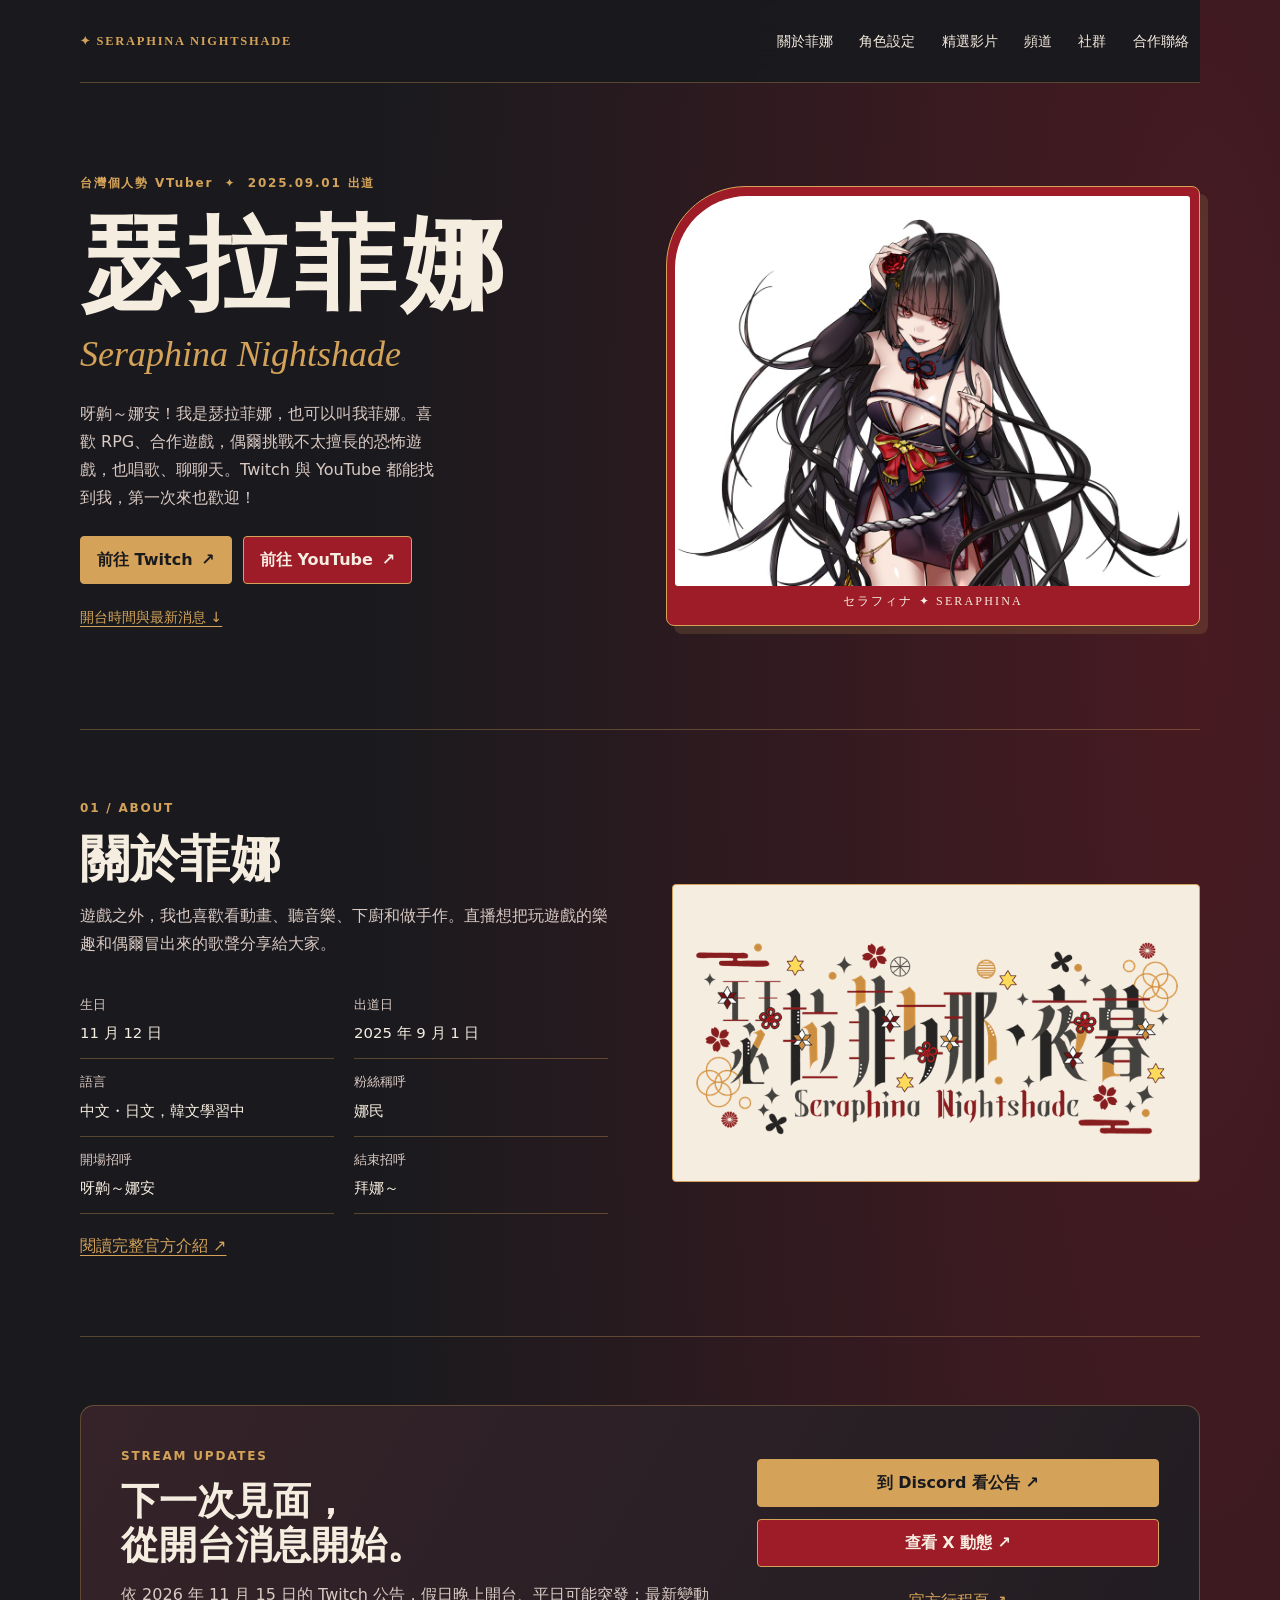
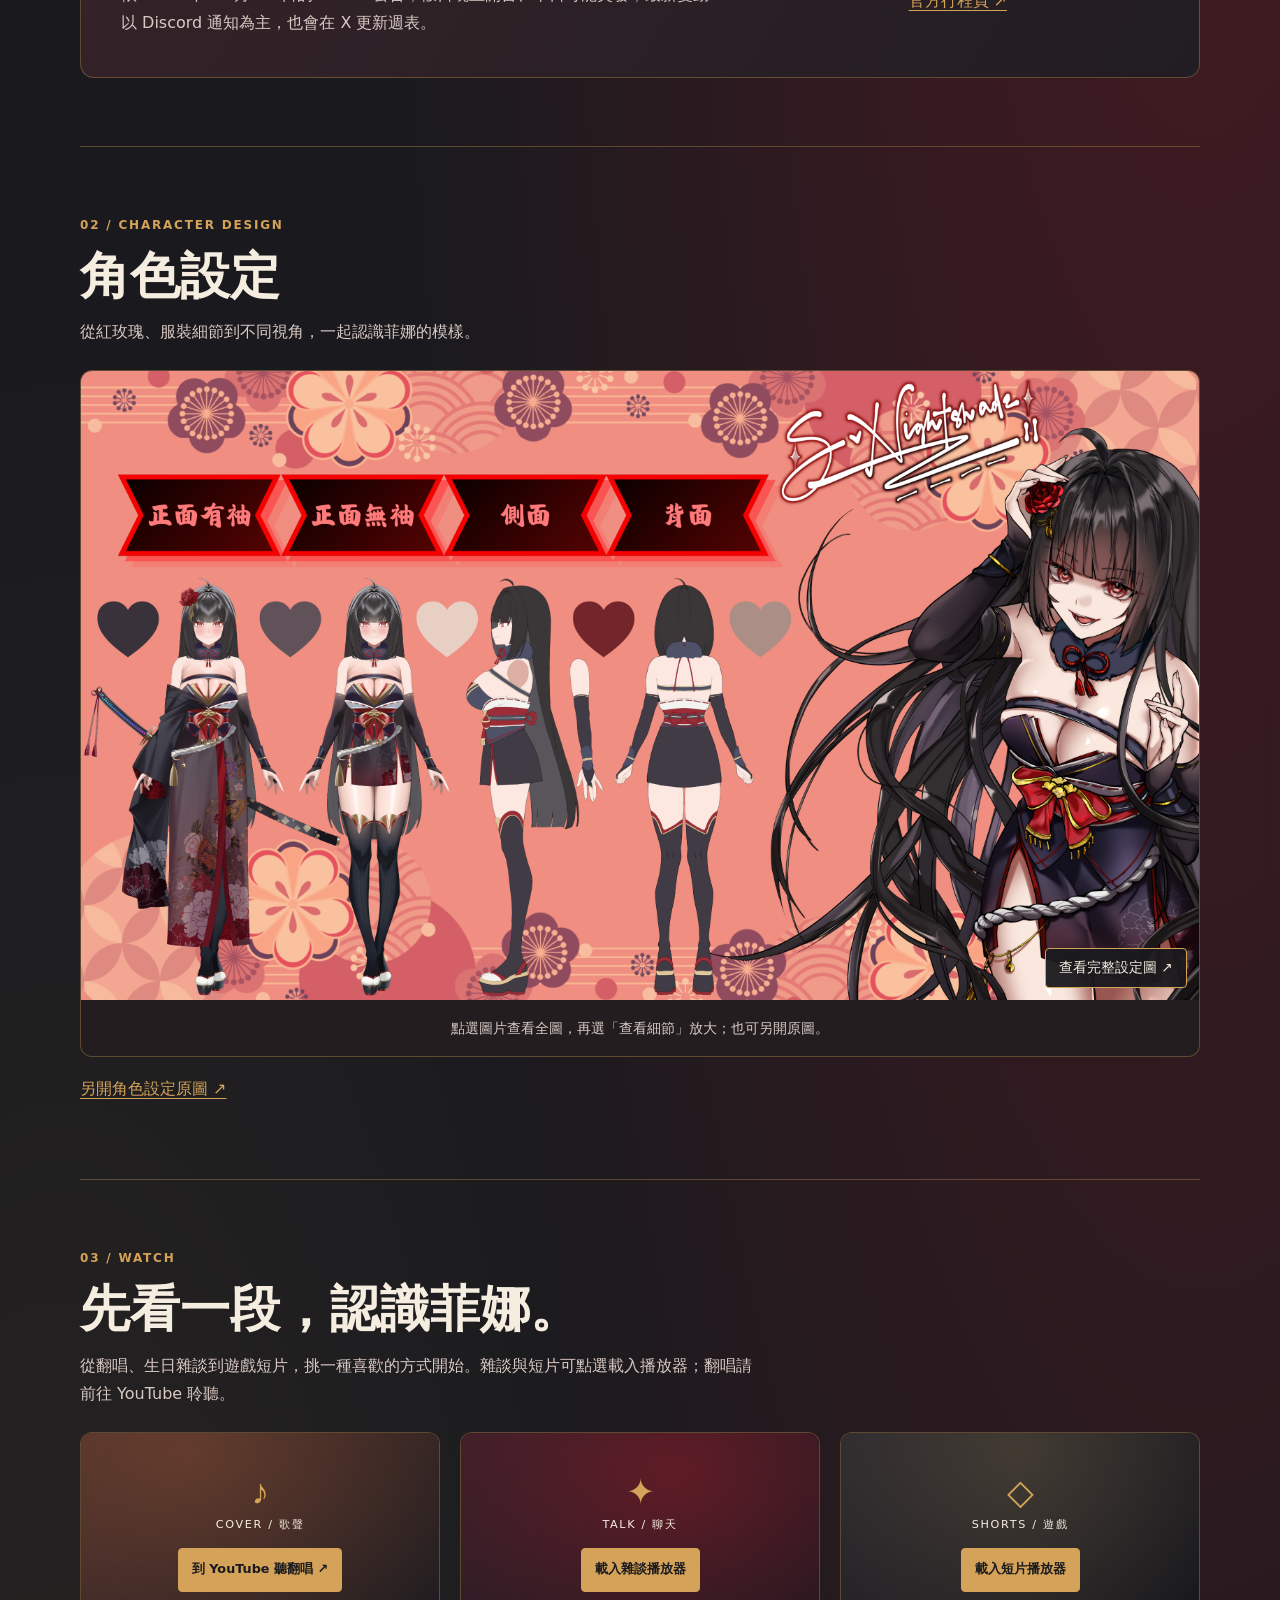
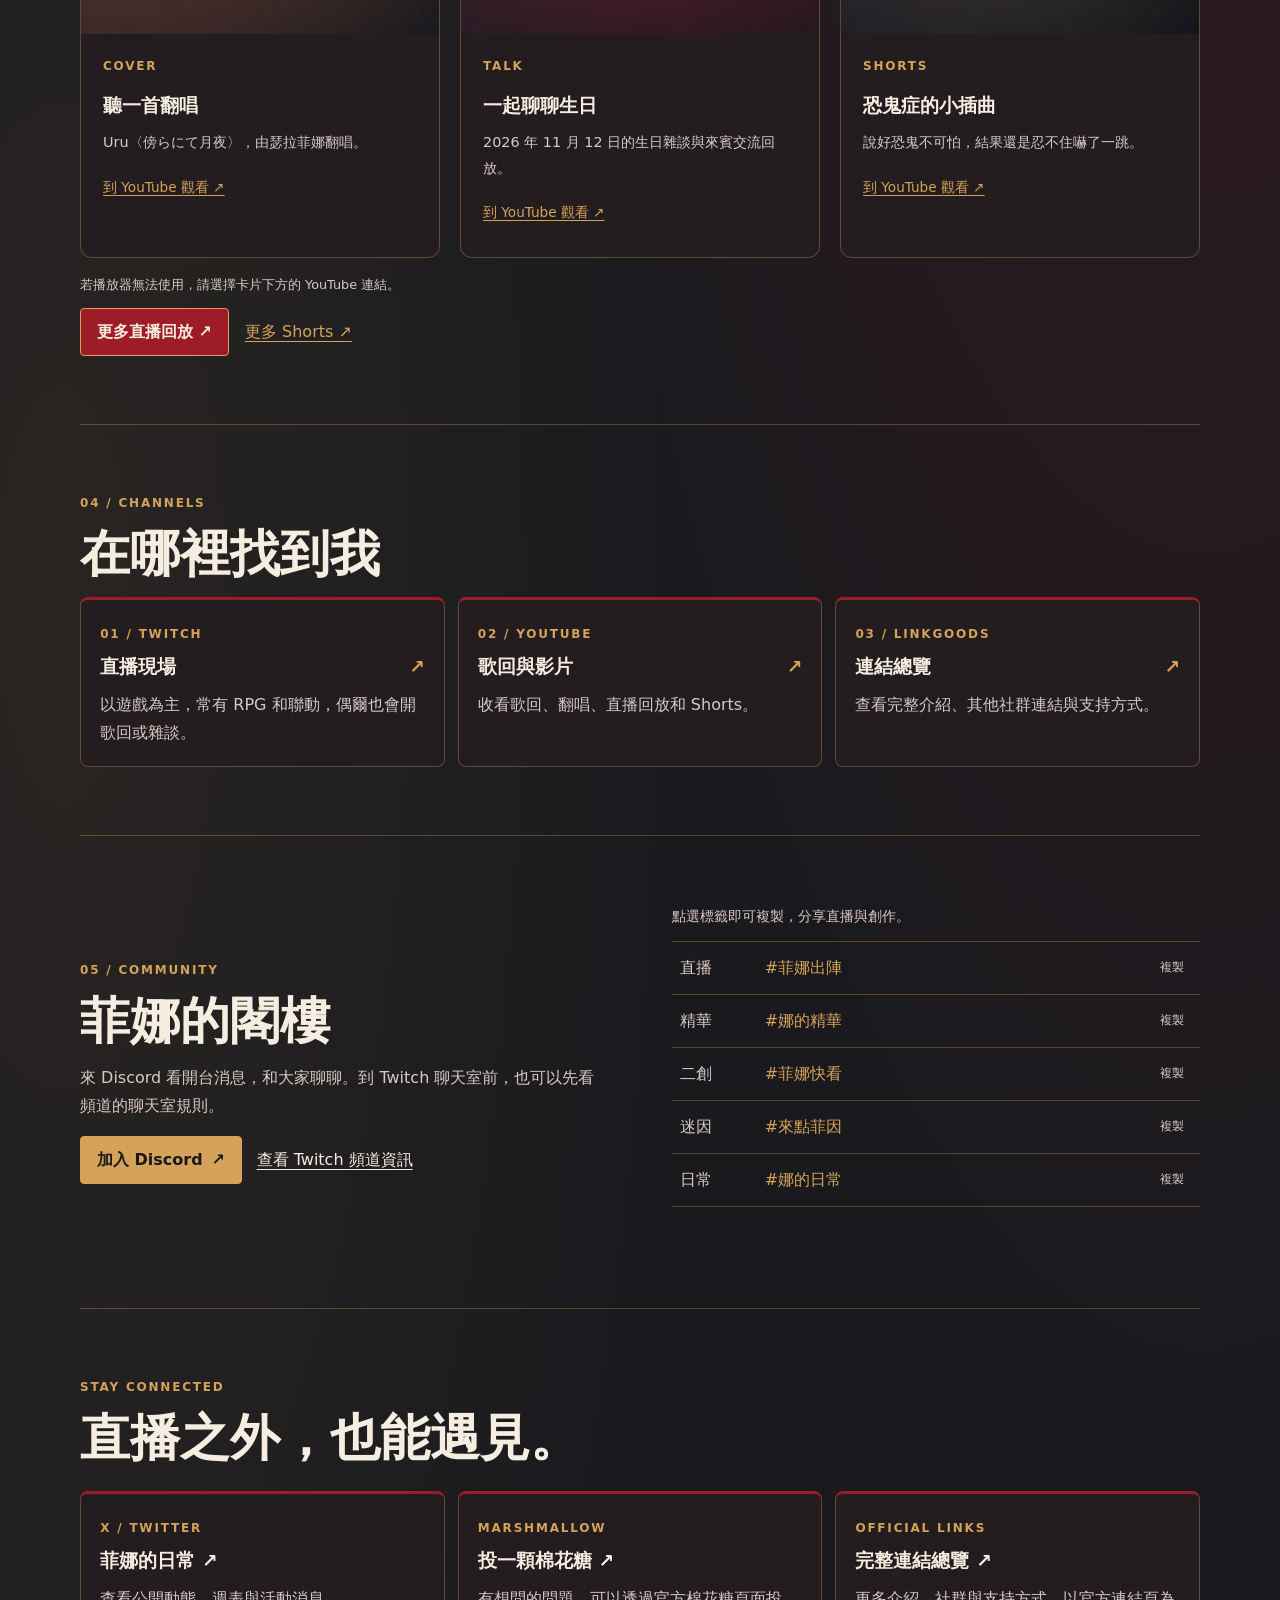
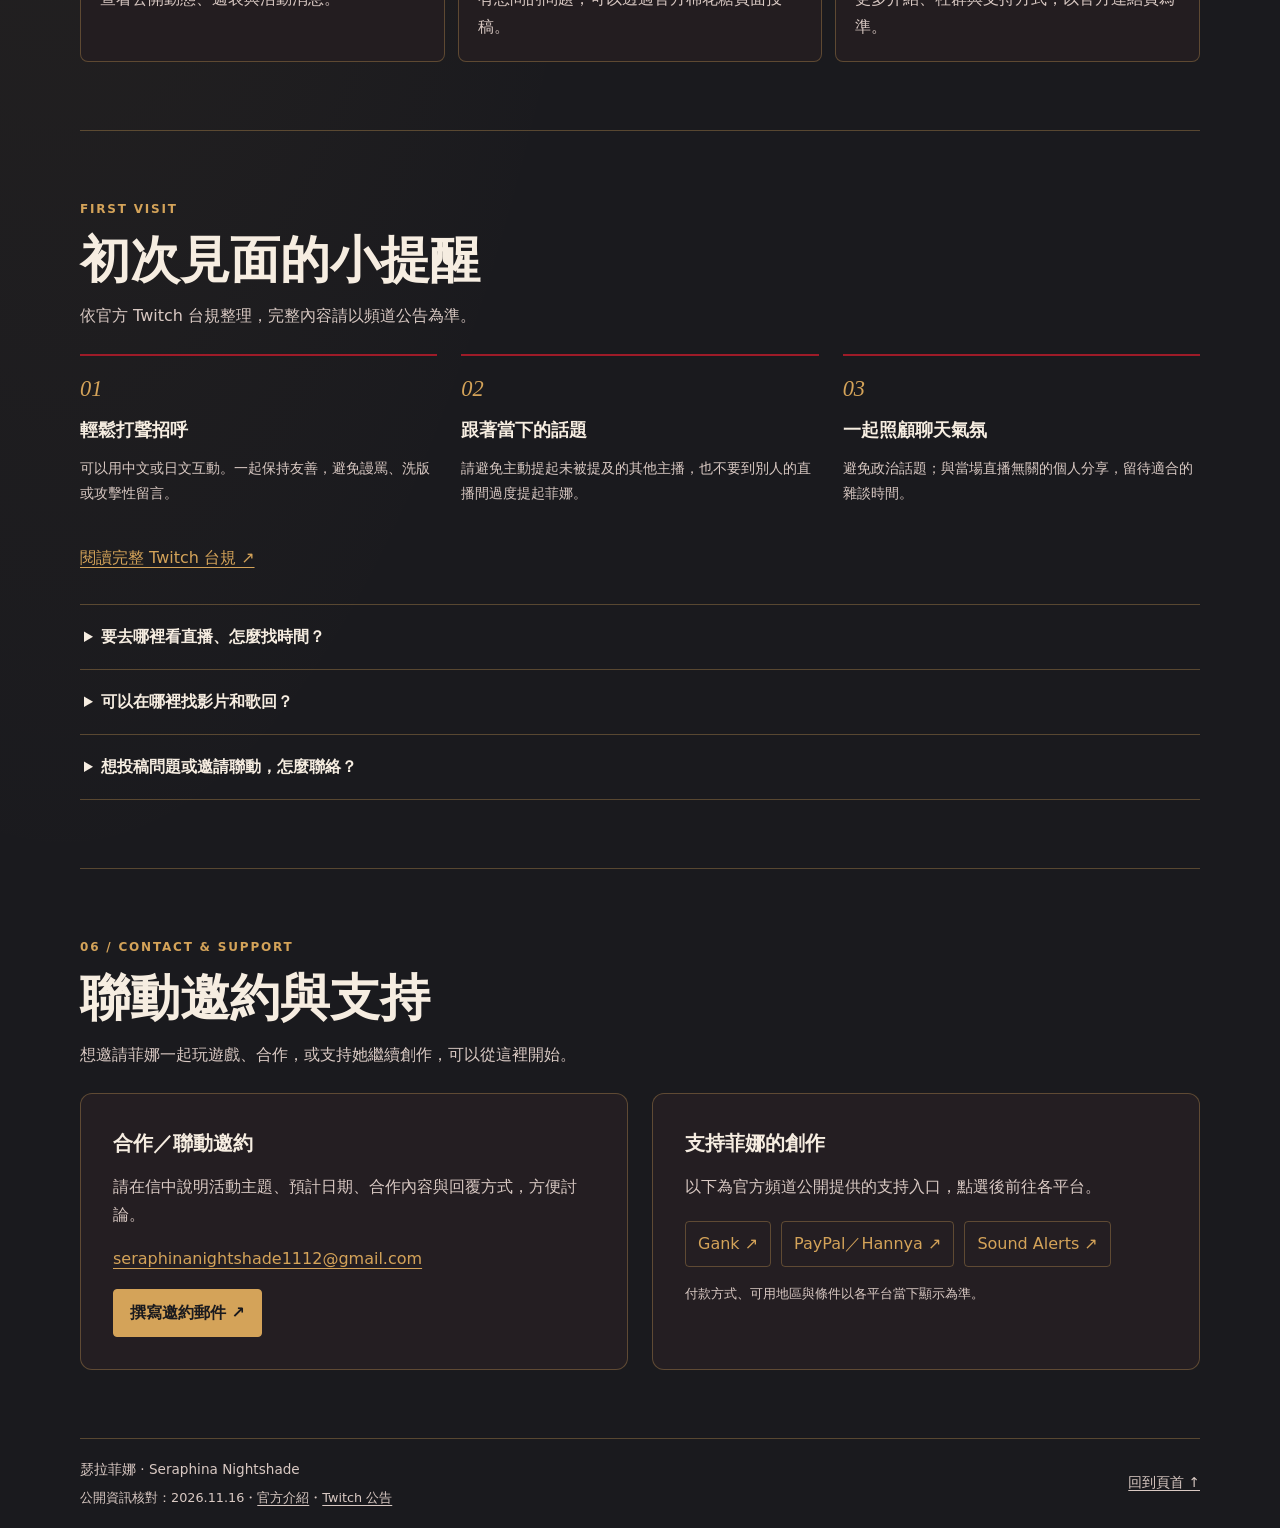
<file: index.html>
<!doctype html>
<html lang="zh-Hant">
<head>
  <meta charset="utf-8">
  <meta name="viewport" content="width=device-width, initial-scale=1">
  <meta name="theme-color" content="#1A1A1E">
  <meta name="description" content="認識台灣個人勢 VTuber 瑟拉菲娜。一起玩 RPG、看聯動遊戲、聽歌聊天，也能加入菲娜的閣樓。">
  <title>瑟拉菲娜｜Seraphina Nightshade</title>
  <link rel="canonical" href="https://seraphinanightshade1112.github.io/Seraphina/">
  <meta property="og:type" content="website">
  <meta property="og:locale" content="zh_TW">
  <meta property="og:title" content="瑟拉菲娜｜Seraphina Nightshade">
  <meta property="og:description" content="台灣個人勢 VTuber 瑟拉菲娜的直播、影片、角色設定與社群入口。">
  <meta property="og:url" content="https://seraphinanightshade1112.github.io/Seraphina/">
  <meta property="og:image" content="https://seraphinanightshade1112.github.io/Seraphina/seraphina.jpg">
  <meta property="og:image:alt" content="瑟拉菲娜角色立繪">
  <meta name="twitter:card" content="summary_large_image">
  <link rel="icon" href="favicon.svg" type="image/svg+xml">
  <link rel="stylesheet" href="style.css?v=20261116-2">
  <script src="site.js?v=20261116-2" defer></script>
<script type="application/ld+json">{"@context": "https://schema.org", "@type": "ProfilePage", "url": "https://seraphinanightshade1112.github.io/Seraphina/", "mainEntity": {"@type": "Person", "name": "瑟拉菲娜", "alternateName": ["Seraphina Nightshade", "セラフィナ"], "description": "台灣個人勢 VTuber，分享遊戲、聯動、歌回與雜談。", "image": "https://seraphinanightshade1112.github.io/Seraphina/seraphina.jpg", "sameAs": ["https://www.twitch.tv/seraphina1112", "https://www.youtube.com/channel/UCPVTxWRThcLezX5sxVVC0AA", "https://x.com/SNightshad69612", "https://linkgoods.com/snightshad69612"]}}</script>
</head>
<body>
  <a class="skip-link" href="#main-content">跳至主要內容</a>
  <header class="wrap top">
    <a class="wordmark" href="#top"><span aria-hidden="true">✦</span> SERAPHINA NIGHTSHADE</a>
    <nav aria-label="網站導覽">
      <a href="#about">關於菲娜</a>
      <a href="#character">角色設定</a>
      <a href="#watch">精選影片</a>
      <a href="#channels">頻道</a>
      <a href="#community">社群</a>
      <a href="#contact">合作聯絡</a>
    </nav>
  </header>
  <main id="main-content" class="wrap" tabindex="-1"><span id="top" aria-hidden="true"></span>
    <section class="hero" aria-labelledby="title">
      <div class="intro">
        <p class="eyebrow">台灣個人勢 VTuber <span>✦</span> 2025.09.01 出道</p>
        <h1 id="title">瑟拉菲娜</h1>
        <p class="roman">Seraphina Nightshade</p>
        <p class="lead">呀齁～娜安！我是瑟拉菲娜，也可以叫我菲娜。喜歡 RPG、合作遊戲，偶爾挑戰不太擅長的恐怖遊戲，也唱歌、聊聊天。Twitch 與 YouTube 都能找到我，第一次來也歡迎！</p>
        <div class="actions">
          <a class="button gold" href="https://www.twitch.tv/seraphina1112">前往 Twitch <span aria-hidden="true">↗</span></a>
          <a class="button outline" href="https://www.youtube.com/channel/UCPVTxWRThcLezX5sxVVC0AA">前往 YouTube <span aria-hidden="true">↗</span></a>
        </div>
        <a class="hero-note" href="#updates">開台時間與最新消息 ↓</a>
      </div>
      <figure class="portrait">
        <img src="seraphina.jpg" alt="黑髮紅眼、佩戴紅玫瑰的瑟拉菲娜角色立繪" width="1120" height="848" fetchpriority="high" decoding="async">
        <figcaption>セラフィナ <span aria-hidden="true">✦</span> SERAPHINA</figcaption>
      </figure>
    </section>

    <section id="about" class="about ruled" aria-labelledby="about-title">
      <div>
        <p class="eyebrow">01 / ABOUT</p>
        <h2 id="about-title">關於菲娜</h2>
        <p>遊戲之外，我也喜歡看動畫、聽音樂、下廚和做手作。直播想把玩遊戲的樂趣和偶爾冒出來的歌聲分享給大家。</p>
        <dl class="profile-facts"><div><dt>生日</dt><dd>11 月 12 日</dd></div><div><dt>出道日</dt><dd>2025 年 9 月 1 日</dd></div><div><dt>語言</dt><dd>中文・日文，韓文學習中</dd></div><div><dt>粉絲稱呼</dt><dd>娜民</dd></div><div><dt>開場招呼</dt><dd>呀齁～娜安</dd></div><div><dt>結束招呼</dt><dd>拜娜～</dd></div></dl>
        <a class="original-link" href="https://reminiscent-comet-922.notion.site/2dafe0643f6b80159067d91ef9b14975" target="_blank" rel="noopener noreferrer">閱讀完整官方介紹 ↗</a>
      </div>
      <img class="logo" src="logo.png" alt="瑟拉菲娜 Seraphina Nightshade 標誌" width="720" height="405" loading="lazy" decoding="async">
    </section>


    <section id="updates" class="ruled" aria-labelledby="updates-title">
      <div class="update-panel"><div><p class="eyebrow">STREAM UPDATES</p><h2 id="updates-title">下一次見面，<br>從開台消息開始。</h2><p>依 2026 年 11 月 15 日的 Twitch 公告，假日晚上開台、平日可能突發；最新變動以 Discord 通知為主，也會在 X 更新週表。</p></div><div class="update-links"><a class="button gold" href="https://discord.gg/aNNxuswW3x">到 Discord 看公告 ↗</a><a class="button outline" href="https://x.com/SNightshad69612" target="_blank" rel="noopener noreferrer">查看 X 動態 ↗</a><a class="original-link" href="https://reminiscent-comet-922.notion.site/2dbfe0643f6b80758a77d56daa5f4ce1" target="_blank" rel="noopener noreferrer">官方行程頁 ↗</a></div></div>
    </section>

    <section id="character" class="ruled character" aria-labelledby="character-title">
      <div class="section-heading">
        <p class="eyebrow">02 / CHARACTER DESIGN</p>
        <h2 id="character-title">角色設定</h2>
        <p>從紅玫瑰、服裝細節到不同視角，一起認識菲娜的模樣。</p>
      </div>
      <figure class="character-card">
        <a class="sheet-link" href="character-sheet.png" target="_blank" rel="noopener" aria-label="查看瑟拉菲娜完整角色設定圖（可放大）" aria-describedby="sheet-help">
          <img src="character-sheet.png" alt="瑟拉菲娜完整角色設定圖，包含正面有袖、正面無袖、側面、背面，以及黑髮紅眼、佩戴紅玫瑰的角色插畫" width="3200" height="1800" loading="lazy" decoding="async">
          <span class="image-open-hint" aria-hidden="true">查看完整設定圖 ↗</span>
        </a>
        <figcaption id="sheet-help">點選圖片查看全圖，再選「查看細節」放大；也可另開原圖。</figcaption>
      </figure>
      <a class="original-link" href="character-sheet.png" target="_blank" rel="noopener">另開角色設定原圖 ↗</a>
    </section>


    <section id="watch" class="ruled" aria-labelledby="watch-title">
      <div class="section-heading"><p class="eyebrow">03 / WATCH</p><h2 id="watch-title">先看一段，認識菲娜。</h2><p>從翻唱、生日雜談到遊戲短片，挑一種喜歡的方式開始。雜談與短片可點選載入播放器；翻唱請前往 YouTube 聆聽。</p></div>
      <div class="video-grid">
        <article class="video-card"><div class="video-stage" data-video="-8LenTkScPw" data-title="瑟拉菲娜翻唱：傍らにて月夜"><div class="video-poster poster-song"><span aria-hidden="true">♪</span><p>COVER / 歌聲</p><a class="button gold" href="https://www.youtube.com/watch?v=-8LenTkScPw" target="_blank" rel="noopener noreferrer">到 YouTube 聽翻唱 ↗</a></div></div><div class="video-copy"><p class="eyebrow">COVER</p><h3>聽一首翻唱</h3><p>Uru〈傍らにて月夜〉，由瑟拉菲娜翻唱。</p><a href="https://www.youtube.com/watch?v=-8LenTkScPw" target="_blank" rel="noopener noreferrer">到 YouTube 觀看 ↗</a></div></article>
        <article class="video-card"><div class="video-stage" data-video="_bz8brCVS6Q" data-title="瑟拉菲娜 2026 生日雜談"><div class="video-poster poster-talk"><span aria-hidden="true">✦</span><p>TALK / 聊天</p><button type="button" class="button gold load-video">載入雜談播放器</button></div></div><div class="video-copy"><p class="eyebrow">TALK</p><h3>一起聊聊生日</h3><p>2026 年 11 月 12 日的生日雜談與來賓交流回放。</p><a href="https://www.youtube.com/watch?v=_bz8brCVS6Q" target="_blank" rel="noopener noreferrer">到 YouTube 觀看 ↗</a></div></article>
        <article class="video-card"><div class="video-stage" data-video="y8HJ7JpJOCk" data-title="瑟拉菲娜恐鬼症遊戲短片"><div class="video-poster poster-game"><span aria-hidden="true">◇</span><p>SHORTS / 遊戲</p><button type="button" class="button gold load-video">載入短片播放器</button></div></div><div class="video-copy"><p class="eyebrow">SHORTS</p><h3>恐鬼症的小插曲</h3><p>說好恐鬼不可怕，結果還是忍不住嚇了一跳。</p><a href="https://www.youtube.com/shorts/y8HJ7JpJOCk" target="_blank" rel="noopener noreferrer">到 YouTube 觀看 ↗</a></div></article>
      </div>
      <p class="embed-note">若播放器無法使用，請選擇卡片下方的 YouTube 連結。</p>
      <div class="section-actions"><a class="button outline" href="https://www.youtube.com/@SNightshad69612/streams" target="_blank" rel="noopener noreferrer">更多直播回放 ↗</a><a class="original-link" href="https://www.youtube.com/@SNightshad69612/shorts" target="_blank" rel="noopener noreferrer">更多 Shorts ↗</a></div>
    </section>

    <section id="channels" class="ruled">
      <p class="eyebrow">04 / CHANNELS</p>
      <h2>在哪裡找到我</h2>
      <div class="channels">
        <a href="https://www.twitch.tv/seraphina1112"><span class="eyebrow">01 / TWITCH</span><h3>直播現場 <span aria-hidden="true">↗</span></h3><p>以遊戲為主，常有 RPG 和聯動，偶爾也會開歌回或雜談。</p></a>
        <a href="https://www.youtube.com/channel/UCPVTxWRThcLezX5sxVVC0AA"><span class="eyebrow">02 / YOUTUBE</span><h3>歌回與影片 <span aria-hidden="true">↗</span></h3><p>收看歌回、翻唱、直播回放和 Shorts。</p></a>
        <a href="https://linkgoods.com/snightshad69612"><span class="eyebrow">03 / LINKGOODS</span><h3>連結總覽 <span aria-hidden="true">↗</span></h3><p>查看完整介紹、其他社群連結與支持方式。</p></a>
      </div>
    </section>

    <section id="community" class="ruled community">
      <div>
        <p class="eyebrow">05 / COMMUNITY</p>
        <h2>菲娜的閣樓</h2>
        <p>來 Discord 看開台消息，和大家聊聊。到 Twitch 聊天室前，也可以先看頻道的聊天室規則。</p>
        <a class="button gold" href="https://discord.gg/aNNxuswW3x">加入 Discord <span aria-hidden="true">↗</span></a>
        <a class="rules" href="https://www.twitch.tv/seraphina1112/about">查看 Twitch 頻道資訊</a>
      </div>
      <div class="tag-panel"><p class="tag-help">點選標籤即可複製，分享直播與創作。</p><dl class="tags">
        <div><dt>直播</dt><dd><button class="tag-copy" type="button" data-copy="#菲娜出陣" aria-label="複製標籤 #菲娜出陣">#菲娜出陣<span aria-hidden="true">複製</span></button></dd></div>
        <div><dt>精華</dt><dd><button class="tag-copy" type="button" data-copy="#娜的精華" aria-label="複製標籤 #娜的精華">#娜的精華<span aria-hidden="true">複製</span></button></dd></div>
        <div><dt>二創</dt><dd><button class="tag-copy" type="button" data-copy="#菲娜快看" aria-label="複製標籤 #菲娜快看">#菲娜快看<span aria-hidden="true">複製</span></button></dd></div>
        <div><dt>迷因</dt><dd><button class="tag-copy" type="button" data-copy="#來點菲因" aria-label="複製標籤 #來點菲因">#來點菲因<span aria-hidden="true">複製</span></button></dd></div>
        <div><dt>日常</dt><dd><button class="tag-copy" type="button" data-copy="#娜的日常" aria-label="複製標籤 #娜的日常">#娜的日常<span aria-hidden="true">複製</span></button></dd></div>
      </dl><p class="copy-status" role="status" aria-live="polite"></p></div>
    </section>
    <section class="ruled" aria-labelledby="connect-title">
      <div class="section-heading"><p class="eyebrow">STAY CONNECTED</p><h2 id="connect-title">直播之外，也能遇見。</h2></div>
      <div class="channels social-cards"><a href="https://x.com/SNightshad69612" target="_blank" rel="noopener noreferrer"><span class="eyebrow">X / TWITTER</span><h3>菲娜的日常 ↗</h3><p>查看公開動態、週表與活動消息。</p></a><a href="https://marshmallow-qa.com/dkjodz7bvg6q3l3" target="_blank" rel="noopener noreferrer"><span class="eyebrow">MARSHMALLOW</span><h3>投一顆棉花糖 ↗</h3><p>有想問的問題，可以透過官方棉花糖頁面投稿。</p></a><a href="https://linkgoods.com/snightshad69612" target="_blank" rel="noopener noreferrer"><span class="eyebrow">OFFICIAL LINKS</span><h3>完整連結總覽 ↗</h3><p>更多介紹、社群與支持方式，以官方連結頁為準。</p></a></div>
    </section>
    <section id="guide" class="ruled" aria-labelledby="guide-title">
      <div class="section-heading"><p class="eyebrow">FIRST VISIT</p><h2 id="guide-title">初次見面的小提醒</h2><p>依官方 Twitch 台規整理，完整內容請以頻道公告為準。</p></div>
      <div class="guide-grid"><article><span>01</span><h3>輕鬆打聲招呼</h3><p>可以用中文或日文互動。一起保持友善，避免謾罵、洗版或攻擊性留言。</p></article><article><span>02</span><h3>跟著當下的話題</h3><p>請避免主動提起未被提及的其他主播，也不要到別人的直播間過度提起菲娜。</p></article><article><span>03</span><h3>一起照顧聊天氣氛</h3><p>避免政治話題；與當場直播無關的個人分享，留待適合的雜談時間。</p></article></div>
      <a class="original-link" href="https://www.twitch.tv/seraphina1112/about" target="_blank" rel="noopener noreferrer">閱讀完整 Twitch 台規 ↗</a>
      <div class="faq"><details><summary>要去哪裡看直播、怎麼找時間？</summary><p>Twitch 與 YouTube 都有活動。開台時間可能調整，請優先查看 Discord 通知與 X 週表；網站上方也提供官方行程入口。</p></details><details><summary>可以在哪裡找影片和歌回？</summary><p>精選影片區提供翻唱、雜談與短片；更多回放和 Shorts 可到 YouTube 頻道查看。</p></details><details><summary>想投稿問題或邀請聯動，怎麼聯絡？</summary><p>一般提問可使用官方棉花糖；合作與聯動邀約可寄到下方公開信箱，說明主題、時程與聯絡方式。</p></details></div>
    </section>
    <section id="contact" class="ruled" aria-labelledby="contact-title">
      <div class="section-heading"><p class="eyebrow">06 / CONTACT & SUPPORT</p><h2 id="contact-title">聯動邀約與支持</h2><p>想邀請菲娜一起玩遊戲、合作，或支持她繼續創作，可以從這裡開始。</p></div>
      <div class="contact-grid"><article class="contact-card"><h3>合作／聯動邀約</h3><p>請在信中說明活動主題、預計日期、合作內容與回覆方式，方便討論。</p><a class="email-link" href="mailto:seraphinanightshade1112@gmail.com">seraphinanightshade1112@gmail.com</a><a class="button gold" href="mailto:seraphinanightshade1112@gmail.com?subject=Seraphina%20%E5%90%88%E4%BD%9C%EF%BC%8F%E8%81%AF%E5%8B%95%E9%82%80%E7%B4%84">撰寫邀約郵件 ↗</a></article>
      <article class="contact-card"><h3>支持菲娜的創作</h3><p>以下為官方頻道公開提供的支持入口，點選後前往各平台。</p><div class="support-links"><a href="https://ganknow.com/seraphina1112/tip" target="_blank" rel="noopener noreferrer">Gank ↗</a><a href="https://hannya.studio/donate/06el15urh3atun5c" target="_blank" rel="noopener noreferrer">PayPal／Hannya ↗</a><a href="https://soundalerts.com/seraphina1112/tipping" target="_blank" rel="noopener noreferrer">Sound Alerts ↗</a></div><p class="fine-print">付款方式、可用地區與條件以各平台當下顯示為準。</p></article></div>
    </section>
  </main>
  <dialog id="image-viewer" aria-labelledby="viewer-title" aria-describedby="viewer-help">
    <div class="viewer-bar"><h2 id="viewer-title">瑟拉菲娜・角色設定</h2><div class="viewer-actions">
      <button type="button" id="zoom-image" aria-pressed="false" aria-controls="viewer-scroll">查看細節</button>
      <a href="character-sheet.png" target="_blank" rel="noopener">另開原圖 ↗</a>
      <button type="button" id="close-viewer" autofocus>關閉 ✕</button>
    </div></div>
    <p id="viewer-help">目前顯示全圖。放大後可捲動查看細節；按 Esc 或「關閉」返回。</p>
    <div id="viewer-scroll" class="viewer-scroll" tabindex="0" role="region" aria-label="角色設定圖片，可捲動查看">
      <img id="viewer-image" src="character-sheet.png" alt="瑟拉菲娜完整角色設定圖：正面有袖、正面無袖、側面、背面與角色插畫" width="3200" height="1800" decoding="async" loading="lazy">
    </div>
  </dialog>
  <footer class="wrap footer"><div><span>瑟拉菲娜 · Seraphina Nightshade</span><p class="fine-print">公開資訊核對：2026.11.16・<a href="https://reminiscent-comet-922.notion.site/2dafe0643f6b80159067d91ef9b14975" target="_blank" rel="noopener noreferrer">官方介紹</a>・<a href="https://www.twitch.tv/seraphina1112/about" target="_blank" rel="noopener noreferrer">Twitch 公告</a></p></div><a href="#top">回到頁首 ↑</a></footer>
</body>
</html>
</file>
<file: style.css>
:root {
  color-scheme: dark;
  --ink: #1A1A1E;
  --red: #9E1B28;
  --gold: #D4A359;
  --paper: #f6ede1;
  --muted: #d9c9c3;
  --line: #d4a35955;
}
* { box-sizing: border-box; }
html { scroll-behavior: smooth; }
body {
  margin: 0;
  color: var(--paper);
  font: 1rem/1.75 system-ui, "Microsoft JhengHei", sans-serif;
  background: radial-gradient(ellipse at 94% 10%, #9e1b2859, transparent 52rem),
    radial-gradient(ellipse at 5% 60%, #d4a35914, transparent 38rem), var(--ink);
}
a { color: inherit; text-underline-offset: .25em; }
a:focus-visible { outline: 3px solid var(--gold); outline-offset: 5px; }
img { display: block; width: 100%; height: auto; }
h1, h2, h3, p, figure { margin: 0; }
h1, h2 { font-family: Georgia, "Noto Serif TC", "PMingLiU", serif; line-height: 1.15; }
h2 { font-size: clamp(2rem, 4vw, 3.1rem); margin-bottom: .85rem; }
p { color: var(--muted); }
.wrap { width: min(1120px, calc(100% - 3rem)); margin-inline: auto; }
.top, .footer { display: flex; justify-content: space-between; align-items: center; gap: 1rem; padding-block: 1.2rem; }
.top { border-bottom: 1px solid var(--line); }
.wordmark, nav a { text-decoration: none; }
.wordmark { color: var(--gold); font: bold .78rem Georgia, serif; letter-spacing: .14em; }
nav { display: flex; gap: clamp(.65rem, 3vw, 2rem); font-size: .9rem; }
nav a:hover, .footer a:hover { color: var(--gold); }
.hero, .about, .community { display: grid; grid-template-columns: 1fr 1fr; align-items: center; gap: clamp(1.5rem, 5vw, 4.75rem); }
.hero { padding-block: clamp(2.25rem, 7vw, 6.5rem); }
.eyebrow { color: var(--gold); font-size: .75rem; font-weight: 700; letter-spacing: .15em; margin-bottom: .75rem; }
.eyebrow span { padding-inline: .45em; }
h1 { font-size: clamp(3.3rem, 8vw, 6.6rem); letter-spacing: .05em; }
.roman { font: italic clamp(1.25rem, 3vw, 2.25rem)/1.4 Georgia, serif; color: var(--gold); margin-top: .35rem; }
.lead { max-width: 33ch; margin-block: 1.25rem 1.5rem; }
.actions { display: flex; flex-wrap: wrap; gap: .7rem; }
.button { display: inline-flex; align-items: center; gap: .55rem; padding: .55rem 1rem; text-decoration: none; border: 1px solid var(--gold); border-radius: .25rem; font-weight: 700; }
.gold { background: var(--gold); color: var(--ink); }
.outline { background: var(--red); }
.button:hover { filter: brightness(1.12); }
.portrait { padding: .55rem; border: 1px solid var(--gold); background: var(--red); box-shadow: .5rem .5rem 0 #d4a35929; }
.portrait img { aspect-ratio: 1120 / 848; object-fit: cover; }
figcaption { text-align: center; padding: .4rem; font: .75rem/1.5 Georgia, serif; letter-spacing: .18em; }
.ruled { border-top: 1px solid var(--line); padding-block: clamp(2rem, 6vw, 4.25rem); }
.logo { background: var(--paper); border: 1px solid var(--gold); border-radius: .25rem; }
.channels { display: grid; grid-template-columns: repeat(3, 1fr); gap: .8rem; }
.channels a { text-decoration: none; padding: 1.2rem; border: 1px solid var(--line); border-top: 3px solid var(--red); background: #231d20; }
.channels a:hover { border-color: var(--gold); }
.channels h3 { display: flex; justify-content: space-between; margin-block: .25rem .45rem; }
.channels h3 span { color: var(--gold); }
.community .button { margin-top: 1rem; }
.rules { display: inline-block; margin: 1rem .6rem 0; }
.tags { margin: 0; border-top: 1px solid var(--line); }
.tags div { display: grid; grid-template-columns: 4rem 1fr; gap: .8rem; padding: .5rem; border-bottom: 1px solid var(--line); }
.tags dt { color: var(--muted); }
.tags dd { color: var(--gold); margin: 0; }
.footer { border-top: 1px solid var(--line); color: var(--muted); font-size: .85rem; }
@media (max-width: 740px) {
  .wrap { width: calc(100% - 2rem); }
  .top { align-items: flex-start; flex-direction: column; }
  .hero, .about, .community, .channels { grid-template-columns: 1fr; }
  .portrait, .logo { max-width: 520px; }
}
@media (prefers-reduced-motion: reduce) { html { scroll-behavior: auto; } }

/* Character gallery and interaction refinements */
button { font: inherit; }
button, a { -webkit-tap-highlight-color: transparent; }
button:focus-visible, [tabindex="0"]:focus-visible { outline: 3px solid var(--gold); outline-offset: 5px; }
main:focus { outline: none; }
section[id], #top { scroll-margin-top: 110px; }
.skip-link { position: fixed; top: -100px; left: 16px; z-index: 20; padding: 12px 20px; background: var(--gold); color: var(--ink); }
.skip-link:focus { top: 12px; }
.top { position: sticky; top: 0; z-index: 5; background: #1a1a1ef5; backdrop-filter: blur(16px); }
nav { flex-wrap: wrap; gap: .25rem; }
nav a { display: inline-flex; min-height: 44px; align-items: center; padding: .45rem .7rem; border-radius: 4px; }
nav a:hover { background: #d4a35912; }
.hero { gap: clamp(1.5rem, 4vw, 4rem); }
.lead { max-width: 36ch; }
.button { min-height: 48px; justify-content: center; transition: filter .2s, transform .2s; }
.button:hover { transform: translateY(-2px); }
.portrait { border-radius: 80px 8px 8px; overflow: hidden; }
.portrait img { border-radius: 72px 3px 3px; object-fit: contain; }
.channels a { min-width: 0; border-radius: 8px; transition: border-color .2s, background .2s; }
.channels a:hover { background: #302327; }
.section-heading { max-width: 680px; margin-bottom: 1.5rem; }
.character-card { overflow: hidden; border: 1px solid var(--line); border-radius: 12px; background: #231d20; }
.sheet-link { display: block; position: relative; }
.sheet-link:focus-visible { outline-offset: -4px; }
.sheet-link img { width: 100%; height: auto; aspect-ratio: 16 / 9; object-fit: contain; }
.image-open-hint { position: absolute; right: 12px; bottom: 12px; padding: 7px 13px; color: var(--paper); background: #1a1a1ef2; border: 1px solid var(--gold); border-radius: 4px; font-size: .85rem; }
.character-card figcaption { padding: 1rem; font: .86rem/1.75 system-ui, "Microsoft JhengHei", sans-serif; letter-spacing: 0; color: var(--muted); }
.original-link { display: inline-flex; align-items: center; min-height: 44px; margin-top: .6rem; color: var(--gold); }
.tag-panel { min-width: 0; }
.tag-help { margin-bottom: .75rem; font-size: .88rem; }
.tags div { align-items: center; padding-block: .25rem; }
.tags dd { min-width: 0; }
.tag-copy { display: flex; width: 100%; align-items: center; justify-content: space-between; gap: .5rem; min-height: 44px; border: 0; border-radius: 4px; padding: .35rem .5rem; color: var(--gold); background: transparent; text-align: left; cursor: pointer; }
.tag-copy:hover { background: #d4a35915; }
.tag-copy span { font-size: .75rem; color: var(--muted); }
.copy-status { min-height: 1.75em; margin-top: .6rem; font-size: .85rem; color: var(--gold); }
.copy-manual { width: 100%; min-height: 44px; background: var(--ink); color: var(--paper); border: 1px solid var(--gold); padding: .5rem; font: inherit; }
dialog { width: min(1440px, calc(100% - 32px)); max-width: none; max-height: calc(100dvh - 32px); padding: 20px; border: 1px solid var(--gold); border-radius: 12px; color: var(--paper); background: var(--ink); box-shadow: 0 20px 100px #0009; }
dialog::backdrop { background: #070609e8; backdrop-filter: blur(5px); }
.viewer-bar { display: flex; flex-wrap: wrap; justify-content: space-between; align-items: center; gap: 12px; }
.viewer-bar h2 { margin: 0; font: bold 1.05rem/1.5 system-ui, sans-serif; }
.viewer-actions { display: flex; flex-wrap: wrap; gap: 8px; }
.viewer-actions button, .viewer-actions a { display: inline-flex; align-items: center; justify-content: center; min-height: 44px; padding: 8px 12px; border: 1px solid var(--line); border-radius: 5px; color: var(--paper); background: #302327; text-decoration: none; cursor: pointer; }
.viewer-actions button:hover, .viewer-actions a:hover { border-color: var(--gold); }
#viewer-help { margin-block: 10px; font-size: .85rem; }
.viewer-scroll { max-height: 70dvh; overflow: auto; overscroll-behavior: contain; background: #0e0d10; border-radius: 6px; }
.viewer-scroll img { width: 100%; height: auto; max-height: 70dvh; object-fit: contain; }
.viewer-scroll.is-zoomed img { width: min(3200px, 250vw); min-width: 100%; max-width: none; max-height: none; }
@media (max-width: 740px) {
  .top { gap: .6rem; padding-block: .8rem; }
  nav { width: 100%; justify-content: space-between; font-size: .84rem; }
  nav a { padding-inline: .5rem; }
  .hero { padding-block: 2.5rem; }
  .portrait { margin-inline: auto; }
  .community { gap: 2rem; }
  .image-open-hint { right: 8px; bottom: 8px; padding: 5px 8px; font-size: .75rem; }
  .footer { flex-wrap: wrap; }
  dialog { width: calc(100% - 16px); padding: 12px; }
  .viewer-actions { width: 100%; }
  .viewer-actions > * { flex: 1 1 auto; font-size: .82rem; }
  .viewer-scroll { max-height: 60dvh; }
  .viewer-scroll img { max-height: 60dvh; }
}
@media (prefers-reduced-motion: reduce) { .button, .channels a { transition: none; } .button:hover { transform: none; } }

/* Public profile, featured media and contact */
.hero-note { display: inline-flex; min-height: 44px; align-items: center; color: var(--gold); margin-top: 12px; font-size: .88rem; }
.profile-facts { display: grid; grid-template-columns: 1fr 1fr; gap: 0 20px; margin: 24px 0 0; }
.profile-facts > div { padding: 12px 0; border-bottom: 1px solid var(--line); min-width: 0; }
.profile-facts dt { font-size: .8rem; color: var(--muted); }
.profile-facts dd { margin: 4px 0 0; color: var(--paper); font-size: .93rem; }
.update-panel { display: grid; grid-template-columns: 1.5fr 1fr; gap: 32px; align-items: center; border: 1px solid var(--line); border-radius: 14px; padding: clamp(20px,4vw,40px); background: linear-gradient(120deg,#352329,#211d22); }
.update-panel h2 { font-size: clamp(1.7rem,3vw,2.5rem); }
.update-links { display: grid; justify-items: stretch; gap: 12px; }
.update-links .original-link { justify-content: center; margin: 0; }
.video-grid { display: grid; grid-template-columns: repeat(3,minmax(0,1fr)); gap: 20px; }
.video-card { min-width: 0; overflow: hidden; border: 1px solid var(--line); border-radius: 12px; background: #231d20; }
.video-stage { aspect-ratio: 16/9; background: #100e12; }
.video-poster { display: flex; min-height: 100%; align-items: center; justify-content: center; flex-direction: column; gap: 5px; padding: 16px; }
.poster-song { background: radial-gradient(ellipse at 30% 10%,#a45c3566,transparent),linear-gradient(135deg,#402a2a,#19191e); }
.poster-talk { background: radial-gradient(ellipse at 60% 20%,#9e1b2877,transparent),linear-gradient(135deg,#322029,#1b171e); }
.poster-game { background: radial-gradient(ellipse at 50% 10%,#81714b55,transparent),linear-gradient(135deg,#29262d,#14141a); }
.video-poster > span { font: 2.2rem/1 Georgia,serif; color: var(--gold); }
.video-poster > p { font-size: .7rem; letter-spacing: .15em; color: var(--paper); }
.video-poster .button { margin-top: 8px; min-height: 44px; padding: 7px 13px; font-size: .8rem; cursor: pointer; }
.video-copy { padding: 22px; }
.video-copy h3 { font-size: 1.2rem; margin-bottom: 8px; }
.video-copy > p:not(.eyebrow) { font-size: .9rem; }
.video-copy > a { display: inline-flex; align-items: center; min-height: 44px; margin-top: 10px; color: var(--gold); font-size: .85rem; }
.video-stage iframe { display: block; width: 100%; height: 100%; aspect-ratio: 16/9; border: 0; }
.embed-note, .fine-print { margin-top: 16px; color: var(--muted); font-size: .8rem; }
.section-actions { display: flex; flex-wrap: wrap; align-items: center; gap: 16px; margin-top: 12px; }
.section-actions .original-link { margin: 0; }
.guide-grid { display: grid; grid-template-columns: repeat(3,minmax(0,1fr)); gap: 24px; }
.guide-grid article { border-top: 2px solid var(--red); padding: 20px 0; }
.guide-grid article > span { font: italic 1.4rem Georgia,serif; color: var(--gold); }
.guide-grid h3 { margin-block: 10px; font-size: 1.1rem; }
.guide-grid p { font-size: .9rem; }
.faq { margin-top: 24px; border-top: 1px solid var(--line); }
.faq details { border-bottom: 1px solid var(--line); }
.faq summary { padding: 18px 4px; cursor: pointer; font-weight: 650; }
.faq details p { padding: 0 4px 20px; font-size: .92rem; max-width: 75ch; }
summary:focus-visible { outline: 3px solid var(--gold); outline-offset: 3px; }
.contact-grid { display: grid; grid-template-columns: repeat(2,minmax(0,1fr)); gap: 24px; }
.contact-card { padding: clamp(20px,3vw,32px); border: 1px solid var(--line); border-radius: 12px; background: #241e22; min-width: 0; }
.contact-card h3 { margin-bottom: 12px; font-size: 1.25rem; }
.email-link { display: block; margin-block: 16px; color: var(--gold); overflow-wrap: anywhere; }
.support-links { display: flex; flex-wrap: wrap; gap: 10px; margin-top: 20px; }
.support-links a { display: inline-flex; align-items: center; min-height: 44px; border: 1px solid var(--line); border-radius: 4px; padding: 8px 12px; color: var(--gold); text-decoration: none; }
.support-links a:hover { border-color: var(--gold); }
.footer .fine-print { margin-top: 5px; }
@media (max-width: 1000px) { .top { align-items: flex-start; flex-direction: column; gap: 6px; } nav { width: 100%; } section[id], #top { scroll-margin-top: 150px; } }
@media (max-width: 740px) {
  nav { display: grid; grid-template-columns: repeat(3,minmax(0,1fr)); gap: 2px; }
  nav a { justify-content: center; font-size: .8rem; padding-inline: 4px; }
  section[id], #top { scroll-margin-top: 165px; }
  .video-grid, .guide-grid, .contact-grid, .update-panel { grid-template-columns: 1fr; }
  .guide-grid { gap: 8px; }
  .video-stage { aspect-ratio: 16/9; }
  .video-poster > span { font-size: 2.6rem; }
  .update-links .button { width: 100%; }
  .social-cards { gap: 12px; }
  .profile-facts { gap: 0 12px; }
}
</file>
